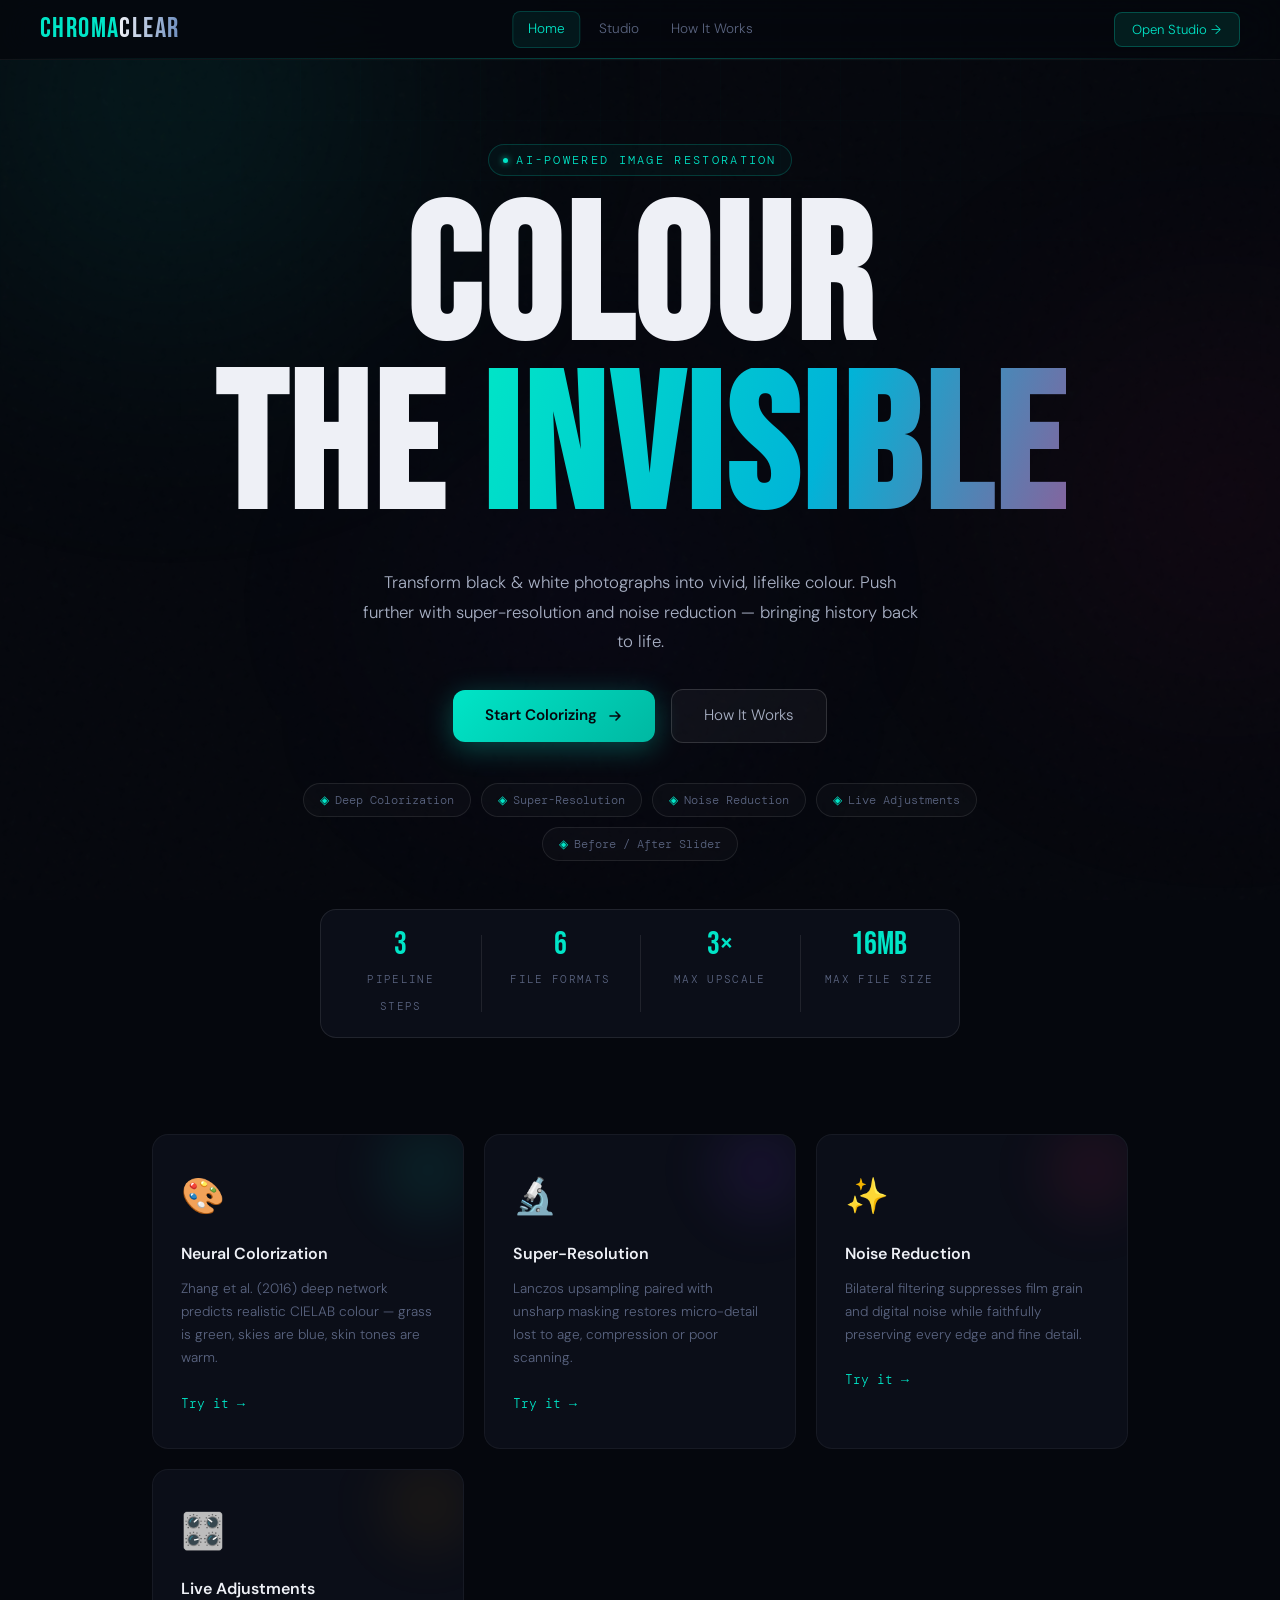
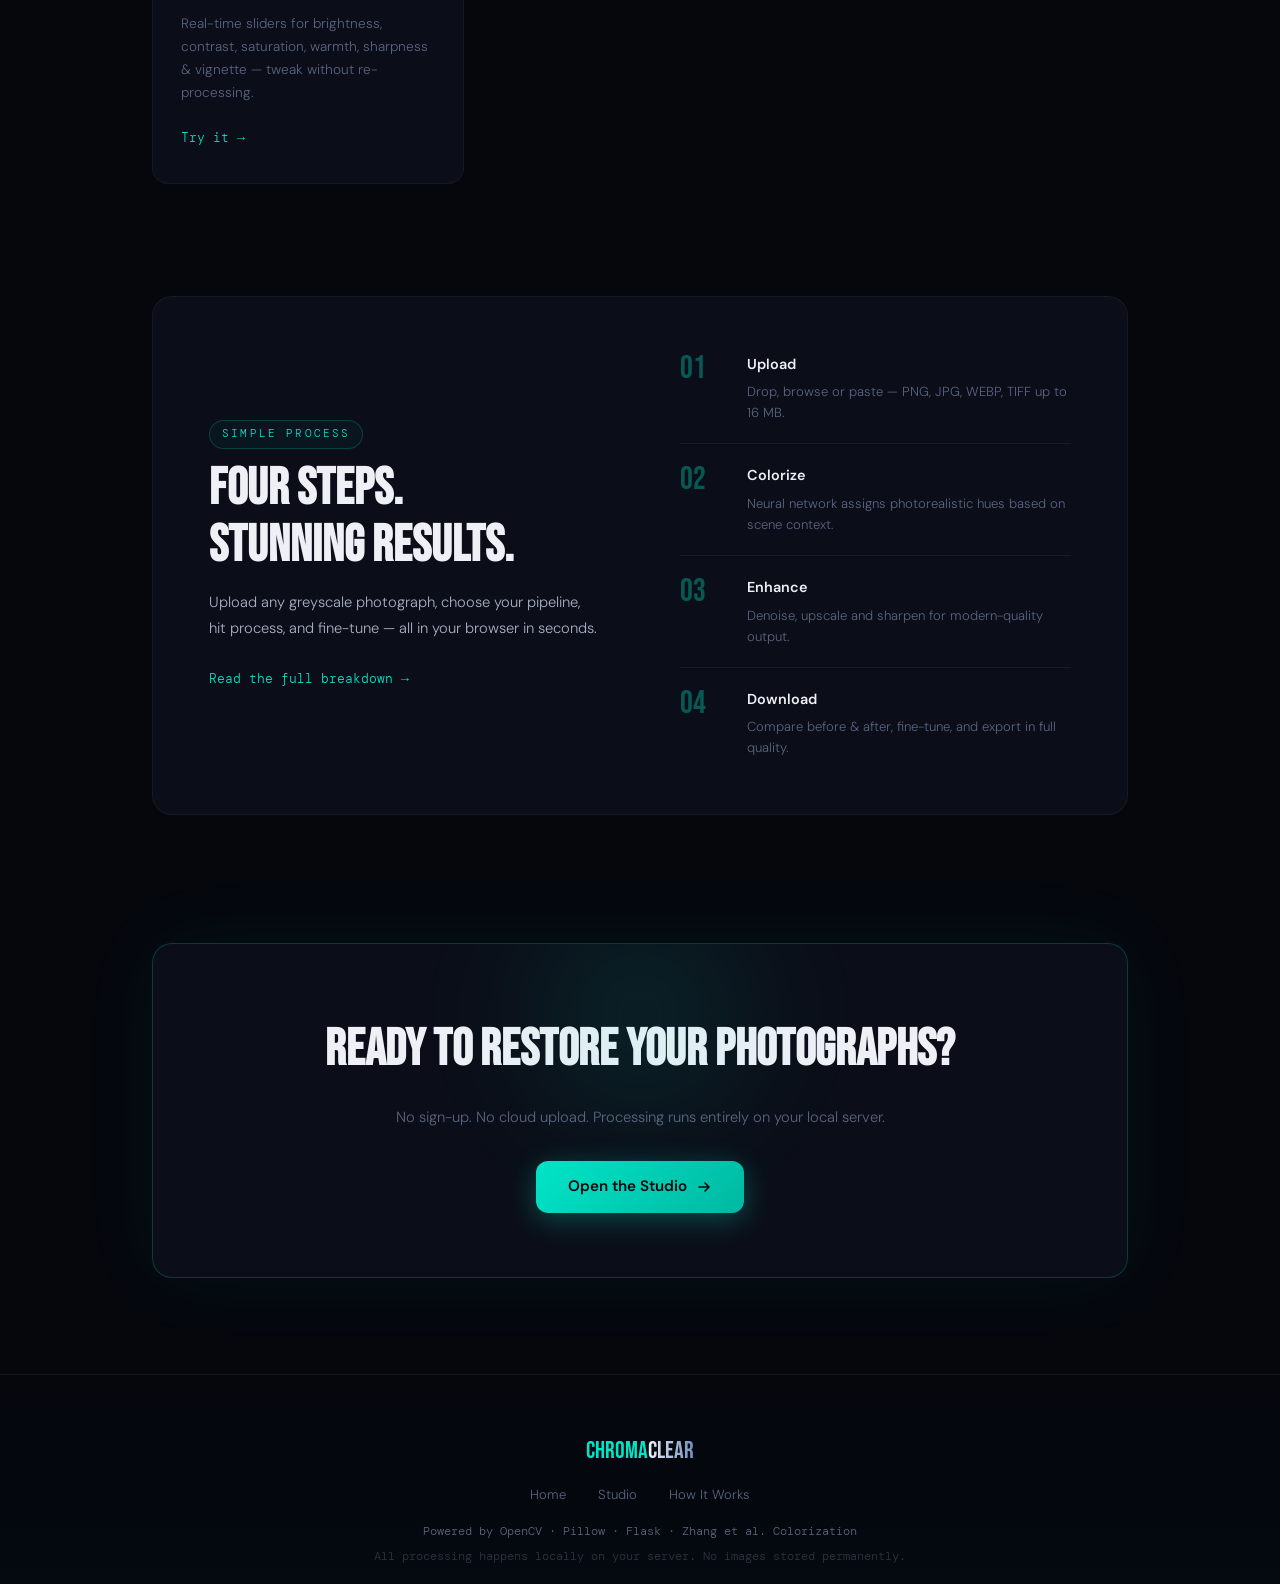
<file: templates/index.html>
<!DOCTYPE html>
<html lang="en">
<head>
  <meta charset="UTF-8" />
  <meta name="viewport" content="width=device-width, initial-scale=1.0" />
  <title>ChromaClear — AI Image Colorization & Restoration</title>
  <meta name="description" content="Transform black & white photographs into vivid colour with AI-powered colorization and super-resolution.">
  <link rel="preconnect" href="https://fonts.googleapis.com" />
  <link rel="preconnect" href="https://fonts.gstatic.com" crossorigin />
  <link href="https://fonts.googleapis.com/css2?family=Bebas+Neue&family=DM+Sans:ital,wght@0,300;0,400;0,500;0,600;1,300&family=DM+Mono:wght@400;500&display=swap" rel="stylesheet" />
  <link rel="stylesheet" href="/static/css/style.css" />
</head>
<body>
  <div class="bg-layer">
    <div class="grain"></div>
    <div class="orb orb-1"></div>
    <div class="orb orb-2"></div>
    <div class="orb orb-3"></div>
  </div>

  <!-- Nav -->
  <nav>
    <a class="logo" href="/"><span class="logo-chrome">Chroma</span><span class="logo-clear">Clear</span></a>
    <div class="nav-links">
      <a href="/" class="nav-link active">Home</a>
      <a href="/studio" class="nav-link">Studio</a>
      <a href="/how-it-works" class="nav-link">How It Works</a>
    </div>
    <div class="nav-right">
      <a href="/studio" class="btn-nav-cta">Open Studio →</a>
    </div>
  </nav>

  <!-- Hero -->
  <header class="hero">
    <div class="hero-eyebrow">AI-Powered Image Restoration</div>
    <h1 class="hero-title">Colour<br/>the&nbsp;<span class="accent-word">Invisible</span></h1>
    <p class="hero-sub">Transform black &amp; white photographs into vivid, lifelike colour. Push further with super-resolution and noise reduction — bringing history back to life.</p>
    <div class="hero-ctas">
      <a href="/studio" class="btn-hero-primary">
        Start Colorizing
        <svg width="16" height="16" viewBox="0 0 16 16" fill="none"><path d="M3 8h10M9 4l4 4-4 4" stroke="currentColor" stroke-width="1.6" stroke-linecap="round" stroke-linejoin="round"/></svg>
      </a>
      <a href="/how-it-works" class="btn-hero-secondary">How It Works</a>
    </div>
    <div class="hero-badges">
      <span class="badge"><span class="badge-icon">◈</span> Deep Colorization</span>
      <span class="badge"><span class="badge-icon">◈</span> Super-Resolution</span>
      <span class="badge"><span class="badge-icon">◈</span> Noise Reduction</span>
      <span class="badge"><span class="badge-icon">◈</span> Live Adjustments</span>
      <span class="badge"><span class="badge-icon">◈</span> Before / After Slider</span>
    </div>
    <div class="hero-stats">
      <div class="stat-item">
        <span class="stat-num" data-count="3">0</span>
        <span class="stat-label">Pipeline Steps</span>
      </div>
      <div class="stat-item">
        <span class="stat-num" data-count="6">0</span>
        <span class="stat-label">File Formats</span>
      </div>
      <div class="stat-item">
        <span class="stat-num" data-count="3" data-suffix="×">0×</span>
        <span class="stat-label">Max Upscale</span>
      </div>
      <div class="stat-item">
        <span class="stat-num" data-count="16" data-suffix="MB">0MB</span>
        <span class="stat-label">Max File Size</span>
      </div>
    </div>
  </header>

  <!-- Feature Cards -->
  <section class="home-features">
    <div class="home-features-grid">
      <div class="home-feat-card reveal">
        <div class="hfc-glow"></div>
        <div class="hfc-icon">🎨</div>
        <h3>Neural Colorization</h3>
        <p>Zhang et al. (2016) deep network predicts realistic CIELAB colour — grass is green, skies are blue, skin tones are warm.</p>
        <a href="/studio" class="hfc-link">Try it →</a>
      </div>
      <div class="home-feat-card reveal" style="--delay:.1s">
        <div class="hfc-glow" style="--glow-col:rgba(124,58,237,.12)"></div>
        <div class="hfc-icon">🔬</div>
        <h3>Super-Resolution</h3>
        <p>Lanczos upsampling paired with unsharp masking restores micro-detail lost to age, compression or poor scanning.</p>
        <a href="/studio" class="hfc-link">Try it →</a>
      </div>
      <div class="home-feat-card reveal" style="--delay:.2s">
        <div class="hfc-glow" style="--glow-col:rgba(240,35,110,.1)"></div>
        <div class="hfc-icon">✨</div>
        <h3>Noise Reduction</h3>
        <p>Bilateral filtering suppresses film grain and digital noise while faithfully preserving every edge and fine detail.</p>
        <a href="/studio" class="hfc-link">Try it →</a>
      </div>
      <div class="home-feat-card reveal" style="--delay:.3s">
        <div class="hfc-glow" style="--glow-col:rgba(245,158,11,.08)"></div>
        <div class="hfc-icon">🎛️</div>
        <h3>Live Adjustments</h3>
        <p>Real-time sliders for brightness, contrast, saturation, warmth, sharpness &amp; vignette — tweak without re-processing.</p>
        <a href="/studio" class="hfc-link">Try it →</a>
      </div>
    </div>
  </section>

  <!-- Steps Teaser -->
  <section class="home-steps-teaser">
    <div class="home-steps-inner">
      <div class="home-steps-text reveal">
        <div class="feat-tag">Simple Process</div>
        <h2 style="font-family:var(--font-display);font-size:clamp(2rem,5vw,3.2rem);line-height:1.1;margin-bottom:1rem;">Four steps.<br/>Stunning results.</h2>
        <p style="color:var(--text2);font-size:.92rem;line-height:1.75;margin-bottom:1.5rem;">Upload any greyscale photograph, choose your pipeline, hit process, and fine-tune — all in your browser in seconds.</p>
        <a href="/how-it-works" class="hfc-link">Read the full breakdown →</a>
      </div>
      <div class="home-steps-list reveal" style="--delay:.15s">
        <div class="home-step-row">
          <span class="home-step-num">01</span>
          <div><strong>Upload</strong><p>Drop, browse or paste — PNG, JPG, WEBP, TIFF up to 16 MB.</p></div>
        </div>
        <div class="home-step-row">
          <span class="home-step-num">02</span>
          <div><strong>Colorize</strong><p>Neural network assigns photorealistic hues based on scene context.</p></div>
        </div>
        <div class="home-step-row">
          <span class="home-step-num">03</span>
          <div><strong>Enhance</strong><p>Denoise, upscale and sharpen for modern-quality output.</p></div>
        </div>
        <div class="home-step-row">
          <span class="home-step-num">04</span>
          <div><strong>Download</strong><p>Compare before &amp; after, fine-tune, and export in full quality.</p></div>
        </div>
      </div>
    </div>
  </section>

  <!-- CTA Banner -->
  <section class="cta-banner reveal">
    <div class="cta-banner-inner">
      <div class="cta-glow"></div>
      <h2>Ready to restore your photographs?</h2>
      <p>No sign-up. No cloud upload. Processing runs entirely on your local server.</p>
      <a href="/studio" class="btn-hero-primary">
        Open the Studio
        <svg width="16" height="16" viewBox="0 0 16 16" fill="none"><path d="M3 8h10M9 4l4 4-4 4" stroke="currentColor" stroke-width="1.6" stroke-linecap="round" stroke-linejoin="round"/></svg>
      </a>
    </div>
  </section>

  <!-- Footer -->
  <footer>
    <div class="footer-logo"><span class="logo-chrome">Chroma</span><span class="logo-clear">Clear</span></div>
    <div class="footer-links">
      <a href="/">Home</a>
      <a href="/studio">Studio</a>
      <a href="/how-it-works">How It Works</a>
    </div>
    <p>Powered by OpenCV · Pillow · Flask · Zhang et al. Colorization</p>
    <p class="footer-note">All processing happens locally on your server. No images stored permanently.</p>
  </footer>

  <div class="toast" id="toast"></div>
  <script src="/static/js/home.js"></script>
</body>
</html>
</file>
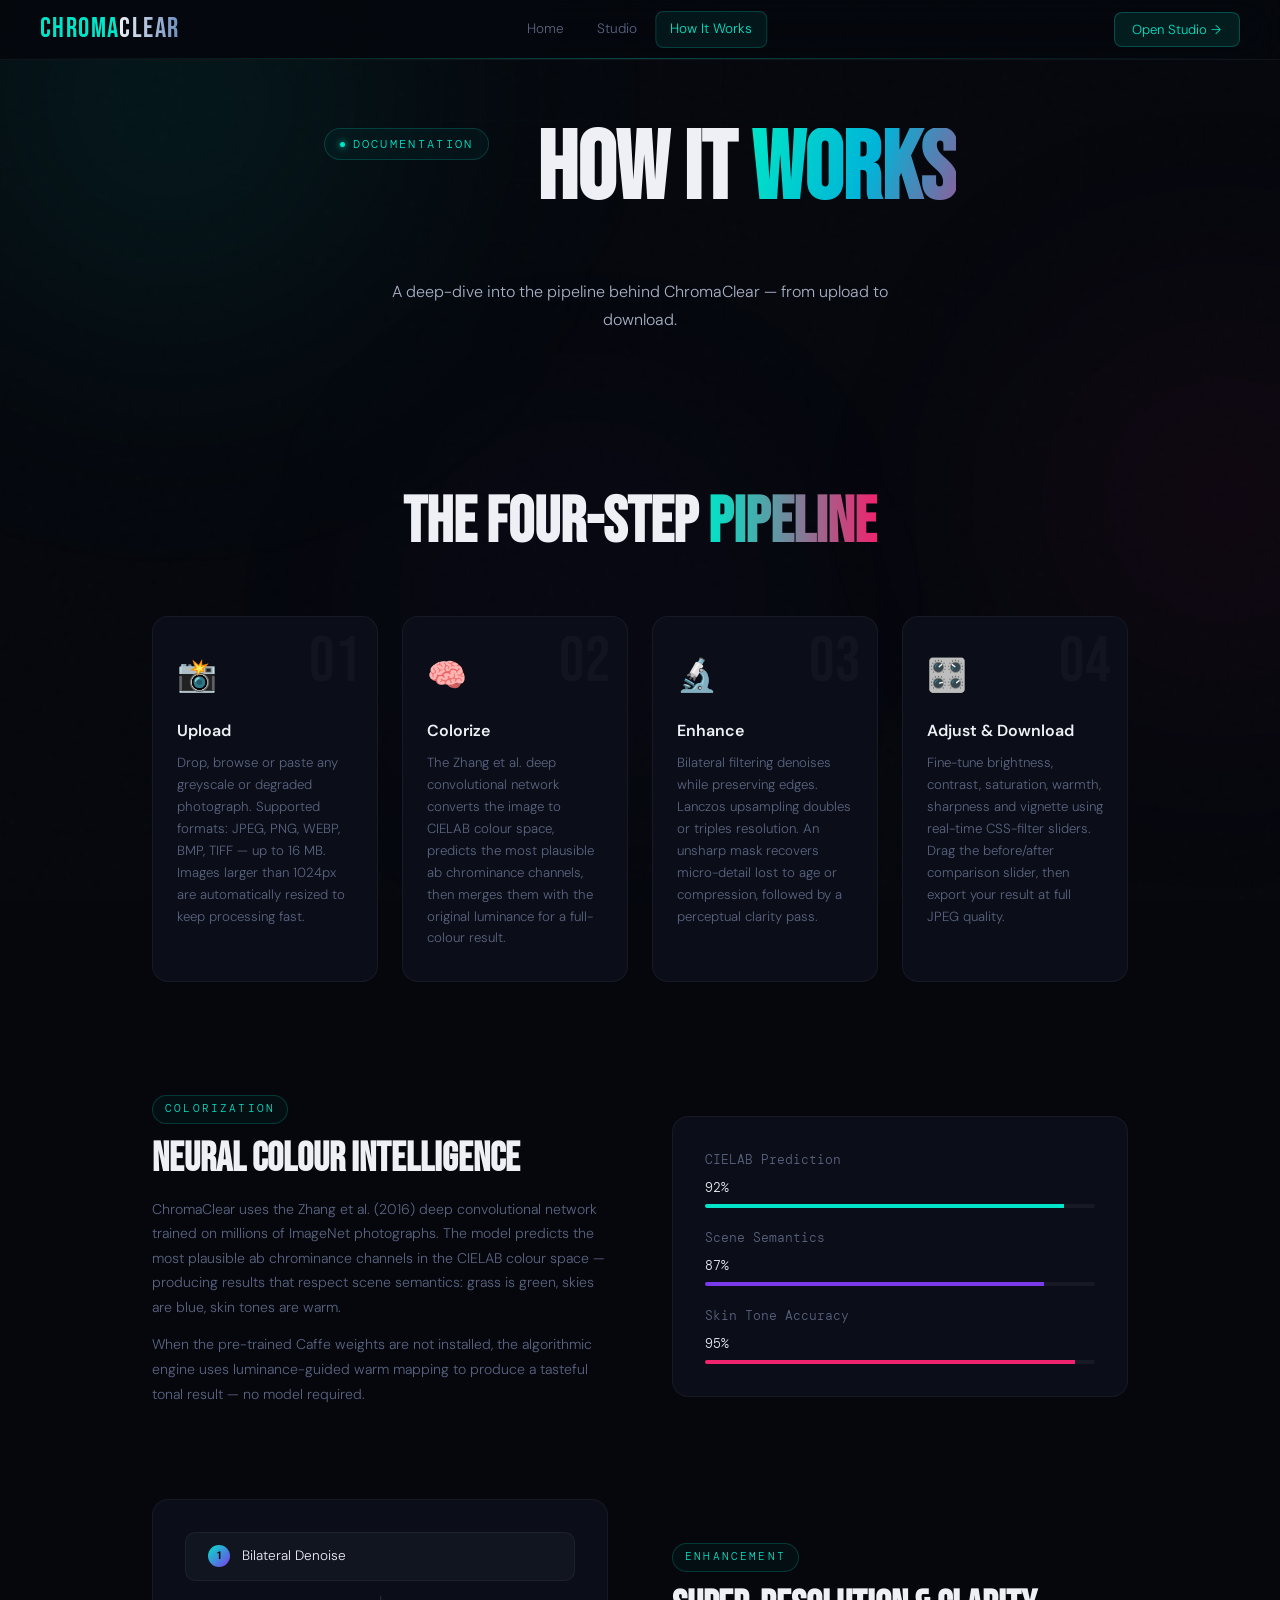
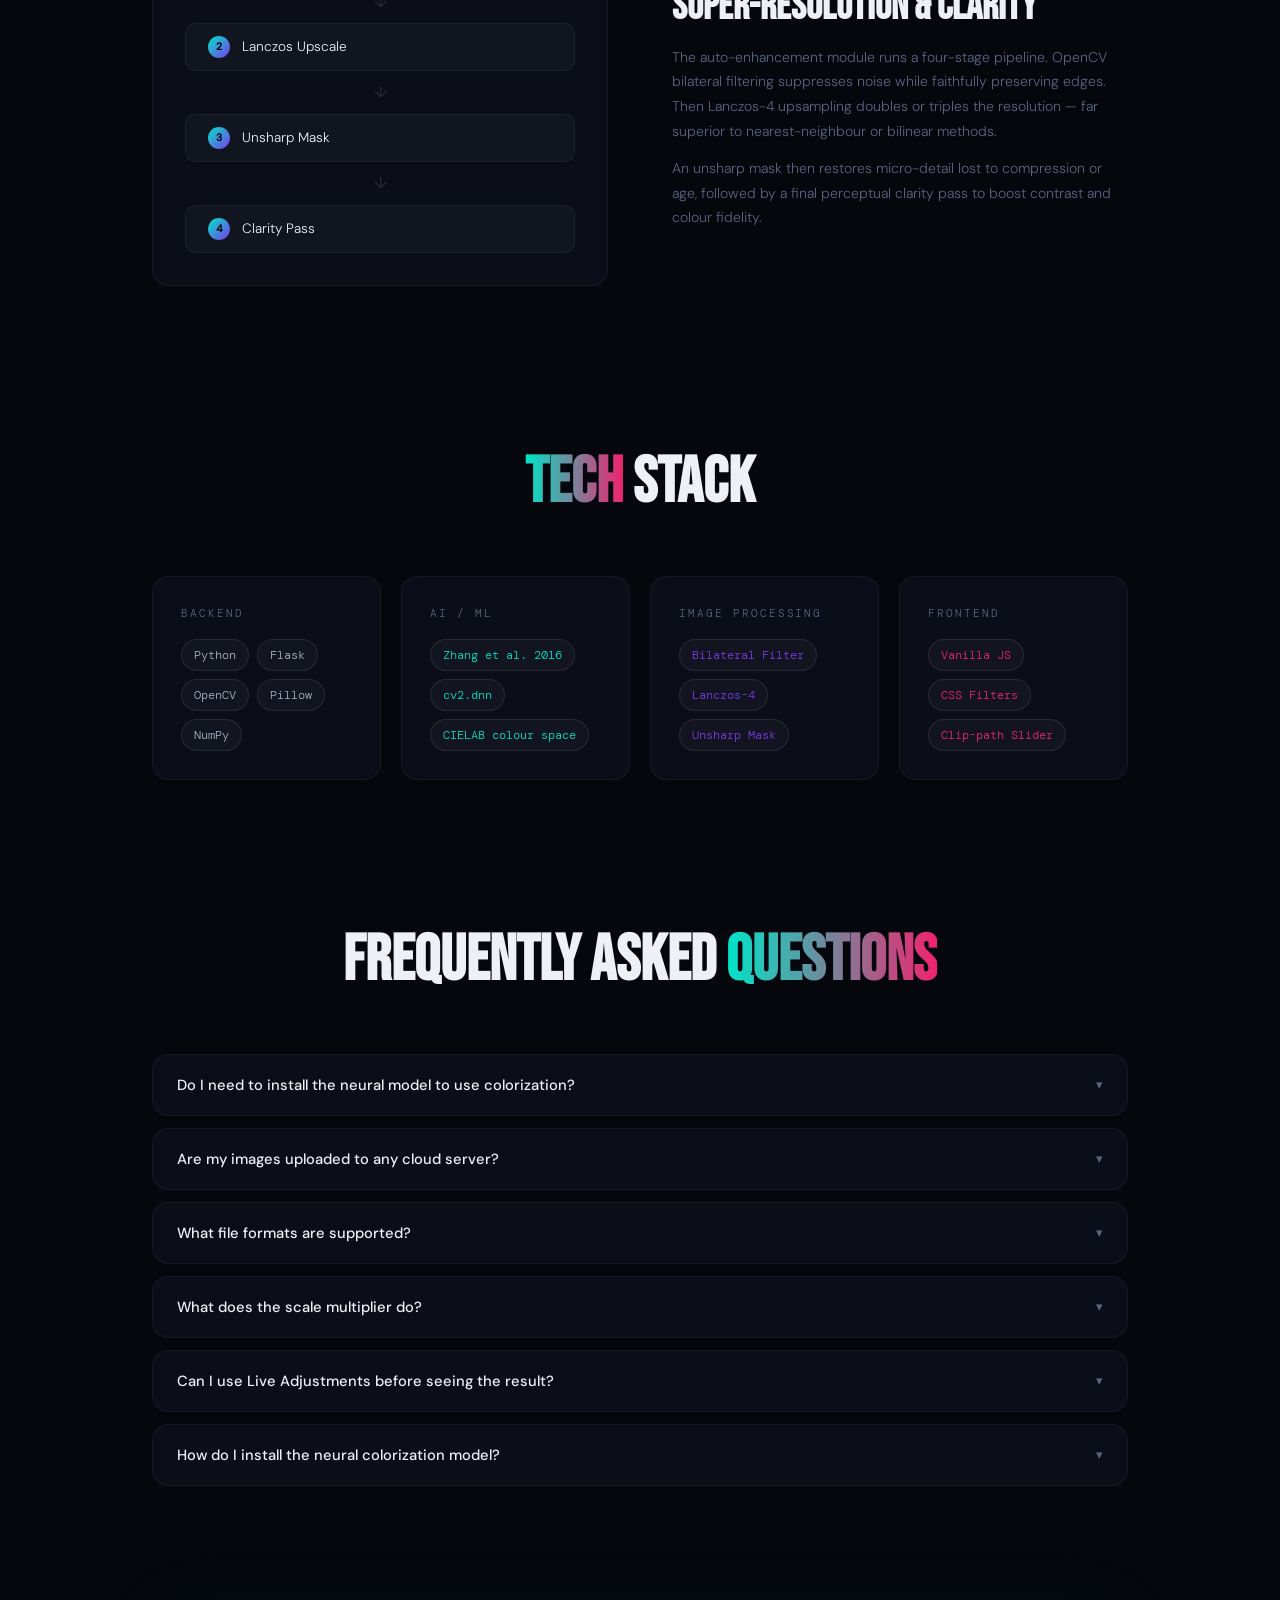
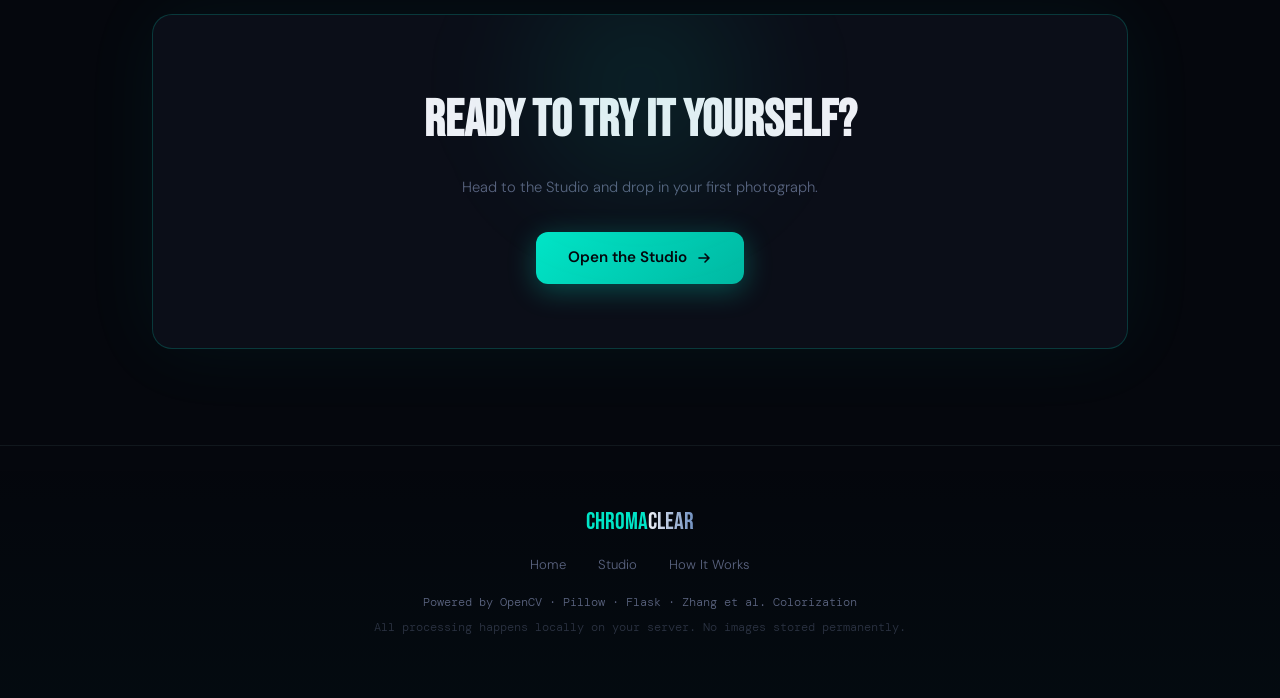
<file: templates/how-it-works.html>
<!DOCTYPE html>
<html lang="en">
<head>
  <meta charset="UTF-8" />
  <meta name="viewport" content="width=device-width, initial-scale=1.0" />
  <title>How It Works — ChromaClear</title>
  <meta name="description" content="Learn how ChromaClear uses deep learning and image processing to colorize and restore photographs.">
  <link rel="preconnect" href="https://fonts.googleapis.com" />
  <link rel="preconnect" href="https://fonts.gstatic.com" crossorigin />
  <link href="https://fonts.googleapis.com/css2?family=Bebas+Neue&family=DM+Sans:ital,wght@0,300;0,400;0,500;0,600;1,300&family=DM+Mono:wght@400;500&display=swap" rel="stylesheet" />
  <link rel="stylesheet" href="/static/css/style.css" />
</head>
<body>
  <div class="bg-layer">
    <div class="grain"></div>
    <div class="orb orb-1"></div>
    <div class="orb orb-2"></div>
    <div class="orb orb-3"></div>
  </div>

  <!-- Nav -->
  <nav>
    <a class="logo" href="/"><span class="logo-chrome">Chroma</span><span class="logo-clear">Clear</span></a>
    <div class="nav-links">
      <a href="/" class="nav-link">Home</a>
      <a href="/studio" class="nav-link">Studio</a>
      <a href="/how-it-works" class="nav-link active">How It Works</a>
    </div>
    <div class="nav-right">
      <a href="/studio" class="btn-nav-cta">Open Studio →</a>
    </div>
  </nav>

  <!-- Page Header -->
  <header class="page-header page-header--hiw">
    <div class="page-header-inner" style="max-width:640px;text-align:center;margin:0 auto;">
      <div class="hero-eyebrow">Documentation</div>
      <h1 class="page-title" style="text-align:center;">How It <span class="accent-word">Works</span></h1>
      <p class="page-subtitle" style="text-align:center;">A deep-dive into the pipeline behind ChromaClear — from upload to download.</p>
    </div>
  </header>

  <!-- Steps -->
  <section class="hiw-steps-section">
    <div class="content-wrap">
      <h2 class="section-title" style="margin-bottom:2.5rem;">The Four-Step <span>Pipeline</span></h2>
      <div class="steps-grid">
        <div class="step-card reveal">
          <div class="step-num">01</div>
          <span class="step-icon">📸</span>
          <h3>Upload</h3>
          <p>Drop, browse or paste any greyscale or degraded photograph. Supported formats: JPEG, PNG, WEBP, BMP, TIFF — up to 16 MB. Images larger than 1024px are automatically resized to keep processing fast.</p>
        </div>
        <div class="step-card reveal" style="--delay:.1s">
          <div class="step-num">02</div>
          <span class="step-icon">🧠</span>
          <h3>Colorize</h3>
          <p>The Zhang et al. deep convolutional network converts the image to CIELAB colour space, predicts the most plausible ab chrominance channels, then merges them with the original luminance for a full-colour result.</p>
        </div>
        <div class="step-card reveal" style="--delay:.2s">
          <div class="step-num">03</div>
          <span class="step-icon">🔬</span>
          <h3>Enhance</h3>
          <p>Bilateral filtering denoises while preserving edges. Lanczos upsampling doubles or triples resolution. An unsharp mask recovers micro-detail lost to age or compression, followed by a perceptual clarity pass.</p>
        </div>
        <div class="step-card reveal" style="--delay:.3s">
          <div class="step-num">04</div>
          <span class="step-icon">🎛️</span>
          <h3>Adjust &amp; Download</h3>
          <p>Fine-tune brightness, contrast, saturation, warmth, sharpness and vignette using real-time CSS-filter sliders. Drag the before/after comparison slider, then export your result at full JPEG quality.</p>
        </div>
      </div>
    </div>
  </section>

  <!-- Features Deep Dive -->
  <section class="features-section">
    <div class="feat-block reveal">
      <div class="feat-text">
        <div class="feat-tag">Colorization</div>
        <h2>Neural colour intelligence</h2>
        <p>ChromaClear uses the Zhang et al. (2016) deep convolutional network trained on millions of ImageNet photographs. The model predicts the most plausible ab chrominance channels in the CIELAB colour space — producing results that respect scene semantics: grass is green, skies are blue, skin tones are warm.</p>
        <p>When the pre-trained Caffe weights are not installed, the algorithmic engine uses luminance-guided warm mapping to produce a tasteful tonal result — no model required.</p>
      </div>
      <div class="feat-visual">
        <div class="feat-card">
          <div class="feat-bar" style="--pct:92%;--col:#00e5c7">CIELAB Prediction <span>92%</span></div>
          <div class="feat-bar" style="--pct:87%;--col:#7c3aed">Scene Semantics <span>87%</span></div>
          <div class="feat-bar" style="--pct:95%;--col:#f0236e">Skin Tone Accuracy <span>95%</span></div>
        </div>
      </div>
    </div>
    <div class="feat-block reverse reveal">
      <div class="feat-text">
        <div class="feat-tag">Enhancement</div>
        <h2>Super-resolution &amp; clarity</h2>
        <p>The auto-enhancement module runs a four-stage pipeline. OpenCV bilateral filtering suppresses noise while faithfully preserving edges. Then Lanczos-4 upsampling doubles or triples the resolution — far superior to nearest-neighbour or bilinear methods.</p>
        <p>An unsharp mask then restores micro-detail lost to compression or age, followed by a final perceptual clarity pass to boost contrast and colour fidelity.</p>
      </div>
      <div class="feat-visual">
        <div class="pipeline-steps">
          <div class="pipe-step"><span class="pipe-num">1</span> Bilateral Denoise</div>
          <div class="pipe-arrow">↓</div>
          <div class="pipe-step"><span class="pipe-num">2</span> Lanczos Upscale</div>
          <div class="pipe-arrow">↓</div>
          <div class="pipe-step"><span class="pipe-num">3</span> Unsharp Mask</div>
          <div class="pipe-arrow">↓</div>
          <div class="pipe-step"><span class="pipe-num">4</span> Clarity Pass</div>
        </div>
      </div>
    </div>
  </section>

  <!-- Tech Stack -->
  <section class="tech-section">
    <div class="content-wrap">
      <h2 class="section-title" style="margin-bottom:2.5rem;"><span>Tech</span> Stack</h2>
      <div class="tech-grid">
        <div class="tech-card reveal">
          <div class="tech-label">Backend</div>
          <div class="tech-items">
            <span class="tech-badge">Python</span>
            <span class="tech-badge">Flask</span>
            <span class="tech-badge">OpenCV</span>
            <span class="tech-badge">Pillow</span>
            <span class="tech-badge">NumPy</span>
          </div>
        </div>
        <div class="tech-card reveal" style="--delay:.1s">
          <div class="tech-label">AI / ML</div>
          <div class="tech-items">
            <span class="tech-badge" style="--tc:var(--cyan)">Zhang et al. 2016</span>
            <span class="tech-badge" style="--tc:var(--cyan)">cv2.dnn</span>
            <span class="tech-badge" style="--tc:var(--cyan)">CIELAB colour space</span>
          </div>
        </div>
        <div class="tech-card reveal" style="--delay:.2s">
          <div class="tech-label">Image Processing</div>
          <div class="tech-items">
            <span class="tech-badge" style="--tc:var(--violet)">Bilateral Filter</span>
            <span class="tech-badge" style="--tc:var(--violet)">Lanczos-4</span>
            <span class="tech-badge" style="--tc:var(--violet)">Unsharp Mask</span>
          </div>
        </div>
        <div class="tech-card reveal" style="--delay:.3s">
          <div class="tech-label">Frontend</div>
          <div class="tech-items">
            <span class="tech-badge" style="--tc:var(--magenta)">Vanilla JS</span>
            <span class="tech-badge" style="--tc:var(--magenta)">CSS Filters</span>
            <span class="tech-badge" style="--tc:var(--magenta)">Clip-path Slider</span>
          </div>
        </div>
      </div>
    </div>
  </section>

  <!-- FAQ -->
  <section class="faq-section">
    <div class="content-wrap">
      <h2 class="section-title" style="margin-bottom:2.5rem;">Frequently Asked <span>Questions</span></h2>
      <div class="faq-list">
        <div class="faq-item reveal">
          <button class="faq-q">Do I need to install the neural model to use colorization?
            <span class="faq-chevron">▾</span>
          </button>
          <div class="faq-a">
            <p>No. ChromaClear includes a built-in algorithmic colorization engine that produces warm-toned results without any model files. If you install the Zhang et al. Caffe weights (see README), the neural model activates automatically and provides more photorealistic results. The status indicator in the nav shows which mode is active.</p>
          </div>
        </div>
        <div class="faq-item reveal" style="--delay:.05s">
          <button class="faq-q">Are my images uploaded to any cloud server?
            <span class="faq-chevron">▾</span>
          </button>
          <div class="faq-a">
            <p>No. All processing runs entirely on your own machine via the local Flask server. Images are held in memory during processing and are not permanently stored on disk. Nothing leaves your machine.</p>
          </div>
        </div>
        <div class="faq-item reveal" style="--delay:.1s">
          <button class="faq-q">What file formats are supported?
            <span class="faq-chevron">▾</span>
          </button>
          <div class="faq-a">
            <p>ChromaClear accepts PNG, JPEG, WEBP, BMP and TIFF files up to 16 MB. Images larger than 1024 pixels on either axis are automatically downscaled before processing to keep response times fast. Results are exported as high-quality JPEG.</p>
          </div>
        </div>
        <div class="faq-item reveal" style="--delay:.15s">
          <button class="faq-q">What does the scale multiplier do?
            <span class="faq-chevron">▾</span>
          </button>
          <div class="faq-a">
            <p>The 1×, 2× and 3× buttons control the upscaling factor applied during the Enhancement step. A 2× upscale doubles both the width and height of the output image using Lanczos-4 interpolation paired with unsharp masking to maintain sharpness. Note that large scale factors on large input images can significantly increase processing time and output file size.</p>
          </div>
        </div>
        <div class="faq-item reveal" style="--delay:.2s">
          <button class="faq-q">Can I use Live Adjustments before seeing the result?
            <span class="faq-chevron">▾</span>
          </button>
          <div class="faq-a">
            <p>Live Adjustments apply CSS filters to the already-processed result in real time — no re-processing required. Open the Live Adjust panel before you hit Process, set your preferred slider defaults, and they will be applied the moment the result arrives. You can continue tweaking until you are satisfied, then download.</p>
          </div>
        </div>
        <div class="faq-item reveal" style="--delay:.25s">
          <button class="faq-q">How do I install the neural colorization model?
            <span class="faq-chevron">▾</span>
          </button>
          <div class="faq-a">
            <p>Create a <code>models/</code> folder in the project root and download three files using the commands in the README: the prototxt architecture file, the ~125 MB Caffe weights, and the cluster-centres .npy file. Restart the Flask server — the status indicator will turn cyan when the neural model loads successfully.</p>
          </div>
        </div>
      </div>
    </div>
  </section>

  <!-- CTA -->
  <section class="cta-banner reveal" style="margin-top:0">
    <div class="cta-banner-inner">
      <div class="cta-glow"></div>
      <h2>Ready to try it yourself?</h2>
      <p>Head to the Studio and drop in your first photograph.</p>
      <a href="/studio" class="btn-hero-primary">
        Open the Studio
        <svg width="16" height="16" viewBox="0 0 16 16" fill="none"><path d="M3 8h10M9 4l4 4-4 4" stroke="currentColor" stroke-width="1.6" stroke-linecap="round" stroke-linejoin="round"/></svg>
      </a>
    </div>
  </section>

  <!-- Footer -->
  <footer>
    <div class="footer-logo"><span class="logo-chrome">Chroma</span><span class="logo-clear">Clear</span></div>
    <div class="footer-links">
      <a href="/">Home</a>
      <a href="/studio">Studio</a>
      <a href="/how-it-works">How It Works</a>
    </div>
    <p>Powered by OpenCV · Pillow · Flask · Zhang et al. Colorization</p>
    <p class="footer-note">All processing happens locally on your server. No images stored permanently.</p>
  </footer>

  <div class="toast" id="toast"></div>
  <script src="/static/js/home.js"></script>
</body>
</html>
</file>
<file: static/css/style.css>
/* ─── Reset & Base ────────────────────────────────────────────────────────── */
*, *::before, *::after { box-sizing: border-box; margin: 0; padding: 0; }

:root {
  --bg:        #05070d;
  --bg2:       #0b0e18;
  --bg3:       #111520;
  --bg4:       #171c2b;
  --border:    rgba(255,255,255,.05);
  --border2:   rgba(255,255,255,.09);
  --border3:   rgba(255,255,255,.14);
  --cyan:      #00e5c7;
  --cyan2:     #00b8a2;
  --magenta:   #f0236e;
  --violet:    #7c3aed;
  --gold:      #f59e0b;
  --green:     #10b981;
  --text:      #eef0f6;
  --text2:     #a8b0c4;
  --muted:     #5a6480;
  --font-display: 'Bebas Neue', sans-serif;
  --font-body:    'DM Sans', sans-serif;
  --font-mono:    'DM Mono', monospace;
  --radius:    16px;
  --shadow:    0 24px 80px rgba(0,0,0,.6);
  --glow-cyan: 0 0 40px rgba(0,229,199,.15);
}

html { scroll-behavior: smooth; }
body {
  background: var(--bg); color: var(--text);
  font-family: var(--font-body); font-weight: 300;
  line-height: 1.65; overflow-x: hidden; min-height: 100vh;
}

/* ─── Background ──────────────────────────────────────────────────────────── */
.bg-layer { position: fixed; inset: 0; pointer-events: none; z-index: 0; overflow: hidden; }
.grain {
  position: absolute; inset: -50%; width: 200%; height: 200%;
  background-image: url("data:image/svg+xml,%3Csvg viewBox='0 0 256 256' xmlns='http://www.w3.org/2000/svg'%3E%3Cfilter id='n'%3E%3CfeTurbulence type='fractalNoise' baseFrequency='0.85' numOctaves='4' stitchTiles='stitch'/%3E%3C/filter%3E%3Crect width='100%25' height='100%25' filter='url(%23n)' opacity='0.035'/%3E%3C/svg%3E");
  opacity: .5; animation: grainMove 8s steps(8) infinite;
}
@keyframes grainMove {
  0%{transform:translate(0,0)} 12%{transform:translate(-2%,1%)} 25%{transform:translate(1%,-2%)}
  37%{transform:translate(2%,1%)} 50%{transform:translate(-1%,2%)} 62%{transform:translate(2%,-1%)}
  75%{transform:translate(-2%,-1%)} 87%{transform:translate(1%,2%)} 100%{transform:translate(0,0)}
}
.bg-layer::after {
  content: ''; position: absolute; inset: 0;
  background-image: linear-gradient(rgba(0,229,199,.018) 1px,transparent 1px),linear-gradient(90deg,rgba(0,229,199,.018) 1px,transparent 1px);
  background-size: 60px 60px;
  mask-image: radial-gradient(ellipse 80% 60% at 50% 0%, black, transparent);
}
.orb { position: absolute; border-radius: 50%; filter: blur(130px); animation: float 24s ease-in-out infinite; }
.orb-1 { width:700px;height:700px;background:radial-gradient(circle,rgba(0,229,199,.13),transparent 65%);top:-250px;left:-180px;animation-duration:28s; }
.orb-2 { width:550px;height:550px;background:radial-gradient(circle,rgba(240,35,110,.10),transparent 65%);top:25%;right:-220px;animation-duration:20s;animation-delay:-9s; }
.orb-3 { width:450px;height:450px;background:radial-gradient(circle,rgba(124,58,237,.08),transparent 65%);bottom:8%;left:28%;animation-duration:26s;animation-delay:-16s; }
@keyframes float { 0%,100%{transform:translate(0,0) scale(1)} 33%{transform:translate(45px,-35px) scale(1.06)} 66%{transform:translate(-25px,22px) scale(.94)} }

/* ─── Nav ──────────────────────────────────────────────────────────────────── */
nav {
  position: fixed; top: 0; left: 0; right: 0; z-index: 200;
  display: flex; align-items: center; justify-content: space-between;
  padding: 0 2.5rem; height: 60px;
  background: rgba(5,7,13,.88); backdrop-filter: blur(24px) saturate(150%);
  border-bottom: 1px solid var(--border);
}
nav::after {
  content: ''; position: absolute; bottom: 0; left: 0; right: 0; height: 1px;
  background: linear-gradient(90deg, transparent, rgba(0,229,199,.3), transparent);
}
.logo {
  font-family: var(--font-display); font-size: 1.75rem; letter-spacing: .05em;
  text-decoration: none; cursor: pointer;
}
.logo-chrome { color: var(--cyan); }
.logo-clear  {
  background: linear-gradient(90deg, var(--text), #7090c0);
  -webkit-background-clip: text; -webkit-text-fill-color: transparent; background-clip: text;
}

/* Nav Links */
.nav-links {
  display: flex; align-items: center; gap: .25rem;
  position: absolute; left: 50%; transform: translateX(-50%);
}
.nav-link {
  padding: .42rem .9rem; border-radius: 8px;
  font-size: .85rem; color: var(--muted); text-decoration: none;
  transition: all .2s; position: relative;
}
.nav-link:hover { color: var(--text2); }
.nav-link.active {
  color: var(--cyan);
  background: rgba(0,229,199,.08);
  border: 1px solid rgba(0,229,199,.2);
}

.nav-right { display: flex; align-items: center; gap: .9rem; }

.btn-nav-cta {
  padding: .38rem 1.1rem; border-radius: 8px;
  background: rgba(0,229,199,.1); border: 1px solid rgba(0,229,199,.25);
  color: var(--cyan); font-size: .82rem; text-decoration: none;
  transition: all .2s; white-space: nowrap;
}
.btn-nav-cta:hover { background: rgba(0,229,199,.18); border-color: rgba(0,229,199,.5); }

.nav-pill {
  display: flex; align-items: center; gap: .5rem;
  padding: .32rem .85rem; border-radius: 999px;
  background: rgba(255,255,255,.03); border: 1px solid var(--border2);
  font-size: .72rem; font-family: var(--font-mono); color: var(--text2);
}
.pill-dot { width: 6px; height: 6px; border-radius: 50%; background: var(--muted); }
.pill-dot.online  { background: var(--cyan); box-shadow: 0 0 6px var(--cyan); animation: pulse 2s infinite; }
.pill-dot.offline { background: var(--magenta); }
@keyframes pulse { 0%,100%{opacity:1} 50%{opacity:.4} }

.nav-kbd {
  font-family: var(--font-mono); font-size: .65rem; color: var(--muted);
  padding: .22rem .55rem; border-radius: 5px;
  border: 1px solid var(--border2); background: rgba(255,255,255,.03);
  cursor: pointer; display: none; align-items: center; gap: .3rem; transition: color .2s;
}
.nav-kbd:hover { color: var(--text2); }
@media (min-width: 800px) { .nav-kbd { display: inline-flex; } }

/* ─── Hero (Home) ─────────────────────────────────────────────────────────── */
.hero {
  position: relative; z-index: 1;
  padding: 9rem 2.5rem 4rem;
  max-width: 960px; margin: 0 auto; text-align: center;
}
.hero-eyebrow {
  display: inline-flex; align-items: center; gap: .5rem;
  font-family: var(--font-mono); font-size: .72rem; letter-spacing: .2em;
  text-transform: uppercase; color: var(--cyan); margin-bottom: 1.4rem;
  padding: .35rem .9rem; border-radius: 999px;
  border: 1px solid rgba(0,229,199,.2); background: rgba(0,229,199,.04);
  animation: fadeUp .6s both;
}
.hero-eyebrow::before {
  content: ''; width: 5px; height: 5px; border-radius: 50%;
  background: var(--cyan); box-shadow: 0 0 6px var(--cyan);
}
.hero-title {
  font-family: var(--font-display);
  font-size: clamp(5rem, 15vw, 12rem);
  line-height: .88; letter-spacing: .02em; color: var(--text);
  margin-bottom: 2rem;
  animation: titleIn .9s cubic-bezier(.16,1,.3,1) .1s both;
}
@keyframes titleIn { from{opacity:0;transform:translateY(36px);filter:blur(8px)} to{opacity:1;transform:translateY(0);filter:blur(0)} }
.accent-word {
  display: inline-block;
  background: linear-gradient(110deg, var(--cyan) 0%, #00b4d8 30%, var(--magenta) 70%, #ff6b35 100%);
  -webkit-background-clip: text; -webkit-text-fill-color: transparent; background-clip: text;
  background-size: 200% 100%;
  animation: accentReveal 1.3s .4s cubic-bezier(.16,1,.3,1) both;
}
@keyframes accentReveal { from{opacity:0;filter:blur(16px);transform:translateY(12px);background-position:100% 0} to{opacity:1;filter:blur(0);transform:translateY(0);background-position:0% 0} }
.hero-sub {
  font-size: 1.05rem; color: var(--text2); max-width: 560px;
  margin: 0 auto 2rem; animation: fadeUp .8s .35s both; line-height: 1.75;
}

/* Hero CTAs */
.hero-ctas {
  display: flex; align-items: center; justify-content: center; gap: 1rem;
  margin-bottom: 2.5rem; flex-wrap: wrap;
  animation: fadeUp .8s .45s both;
}
.btn-hero-primary {
  display: inline-flex; align-items: center; gap: .6rem;
  padding: .85rem 2rem; border-radius: 12px;
  background: linear-gradient(135deg, var(--cyan), var(--cyan2));
  color: var(--bg); font-weight: 600; font-size: .95rem;
  text-decoration: none; transition: all .2s;
  box-shadow: 0 6px 28px rgba(0,229,199,.3);
}
.btn-hero-primary:hover { transform: translateY(-2px); box-shadow: 0 10px 40px rgba(0,229,199,.45); }
.btn-hero-secondary {
  display: inline-flex; align-items: center; gap: .5rem;
  padding: .85rem 2rem; border-radius: 12px;
  border: 1px solid var(--border3); background: rgba(255,255,255,.04);
  color: var(--text2); font-size: .95rem; text-decoration: none; transition: all .2s;
}
.btn-hero-secondary:hover { border-color: rgba(0,229,199,.35); color: var(--text); }

.hero-badges {
  display: flex; flex-wrap: wrap; gap: .6rem; justify-content: center;
  animation: fadeUp .8s .5s both; margin-bottom: 3rem;
}
.badge {
  display: flex; align-items: center; gap: .4rem; padding: .38rem 1rem;
  border-radius: 999px; border: 1px solid var(--border2);
  background: rgba(255,255,255,.025); font-size: .76rem;
  font-family: var(--font-mono); color: var(--muted); transition: all .25s;
}
.badge:hover { border-color: rgba(0,229,199,.3); color: var(--text2); }
.badge-icon { color: var(--cyan); }

/* Stats */
.hero-stats {
  display: flex; justify-content: center; gap: 0;
  border: 1px solid var(--border2); border-radius: var(--radius);
  background: var(--bg2); overflow: hidden;
  animation: fadeUp .8s .65s both; max-width: 640px; margin: 0 auto;
}
.stat-item { flex: 1; padding: 1.2rem 1.5rem; text-align: center; position: relative; }
.stat-item + .stat-item::before {
  content: ''; position: absolute; left: 0; top: 20%; bottom: 20%;
  width: 1px; background: var(--border2);
}
.stat-num {
  font-family: var(--font-display); font-size: 2rem; line-height: 1;
  color: var(--cyan); display: block; margin-bottom: .25rem;
}
.stat-label { font-size: .7rem; font-family: var(--font-mono); color: var(--muted); text-transform: uppercase; letter-spacing: .12em; }

@keyframes fadeUp { from{opacity:0;transform:translateY(14px)} to{opacity:1;transform:translateY(0)} }

/* ─── Page Header (Studio / How It Works) ─────────────────────────────────── */
.page-header {
  position: relative; z-index: 1;
  padding: 8rem 2.5rem 3.5rem;
  max-width: 1040px; margin: 0 auto;
}
.page-header-inner {
  display: flex; align-items: flex-start; justify-content: space-between;
  gap: 3rem; flex-wrap: wrap;
}
.page-title {
  font-family: var(--font-display);
  font-size: clamp(3rem, 8vw, 6rem);
  line-height: .9; color: var(--text);
  margin-bottom: 1rem;
  animation: titleIn .8s cubic-bezier(.16,1,.3,1) .1s both;
}
.page-subtitle {
  font-size: 1rem; color: var(--text2); max-width: 520px; line-height: 1.75;
  animation: fadeUp .7s .3s both;
}
.page-header-tips {
  display: flex; flex-direction: column; gap: .65rem;
  padding: 1.2rem 1.4rem; border-radius: var(--radius);
  background: var(--bg2); border: 1px solid var(--border);
  animation: fadeUp .7s .35s both; flex-shrink: 0; max-width: 280px;
  align-self: flex-end;
}
.tip-item {
  display: flex; align-items: flex-start; gap: .6rem;
  font-size: .82rem; color: var(--text2); line-height: 1.5;
}
.tip-icon { font-size: 1rem; flex-shrink: 0; }
.tip-item kbd {
  padding: .1rem .35rem; border-radius: 4px; font-size: .72rem;
  border: 1px solid var(--border2); background: var(--bg3); color: var(--text);
  font-family: var(--font-mono);
}
.tip-item strong { color: var(--cyan); font-weight: 500; }
.page-header--hiw .page-header-inner { justify-content: center; }

/* ─── Home Feature Cards ──────────────────────────────────────────────────── */
.home-features {
  position: relative; z-index: 1;
  max-width: 1040px; margin: 0 auto; padding: 2rem 2rem 5rem;
}
.home-features-grid {
  display: grid;
  grid-template-columns: repeat(auto-fit, minmax(230px, 1fr));
  gap: 1.25rem;
}
.home-feat-card {
  position: relative; overflow: hidden;
  padding: 2rem 1.75rem; border-radius: var(--radius);
  background: var(--bg2); border: 1px solid var(--border);
  transition: all .3s cubic-bezier(.4,0,.2,1);
}
.home-feat-card::after {
  content: ''; position: absolute; bottom: 0; left: 0; right: 0; height: 2px;
  background: linear-gradient(90deg, var(--cyan), var(--magenta));
  transform: scaleX(0); transition: transform .35s;
}
.home-feat-card:hover { transform: translateY(-5px); border-color: var(--border3); box-shadow: var(--shadow); }
.home-feat-card:hover::after { transform: scaleX(1); }
.hfc-glow {
  position: absolute; top: -40px; right: -40px;
  width: 150px; height: 150px; border-radius: 50%;
  background: radial-gradient(circle, var(--glow-col, rgba(0,229,199,.1)), transparent 70%);
  filter: blur(20px); pointer-events: none;
}
.hfc-icon { font-size: 2.2rem; margin-bottom: 1rem; display: block; }
.home-feat-card h3 { font-size: 1rem; font-weight: 600; color: var(--text); margin-bottom: .6rem; }
.home-feat-card p  { font-size: .85rem; color: var(--muted); line-height: 1.7; margin-bottom: 1.25rem; }
.hfc-link {
  font-size: .82rem; font-family: var(--font-mono); color: var(--cyan);
  text-decoration: none; transition: gap .2s;
  display: inline-flex; align-items: center; gap: .3rem;
}
.hfc-link:hover { gap: .6rem; }

/* ─── Home Steps Teaser ───────────────────────────────────────────────────── */
.home-steps-teaser {
  position: relative; z-index: 1;
  max-width: 1040px; margin: 0 auto; padding: 2rem 2rem 6rem;
}
.home-steps-inner {
  display: grid; grid-template-columns: 1fr 1fr;
  gap: 5rem; align-items: center;
  padding: 3.5rem; border-radius: 20px;
  background: var(--bg2); border: 1px solid var(--border);
}
.home-steps-list { display: flex; flex-direction: column; gap: 1.25rem; }
.home-step-row {
  display: flex; gap: 1.2rem; align-items: flex-start;
  padding-bottom: 1.25rem; border-bottom: 1px solid var(--border);
}
.home-step-row:last-child { border-bottom: none; padding-bottom: 0; }
.home-step-num {
  font-family: var(--font-display); font-size: 2rem; line-height: 1;
  color: rgba(0,229,199,.35); flex-shrink: 0; width: 3rem;
}
.home-step-row strong { display: block; font-size: .9rem; font-weight: 600; color: var(--text); margin-bottom: .3rem; }
.home-step-row p { font-size: .82rem; color: var(--muted); line-height: 1.6; }

/* ─── CTA Banner ──────────────────────────────────────────────────────────── */
.cta-banner {
  position: relative; z-index: 1;
  max-width: 1040px; margin: 0 auto; padding: 2rem 2rem 6rem;
}
.cta-banner-inner {
  position: relative; overflow: hidden;
  padding: 4rem 3rem; border-radius: 20px; text-align: center;
  background: var(--bg2); border: 1px solid rgba(0,229,199,.2);
  box-shadow: 0 0 80px rgba(0,229,199,.06);
}
.cta-glow {
  position: absolute; top: -80px; left: 50%; transform: translateX(-50%);
  width: 400px; height: 300px; border-radius: 50%;
  background: radial-gradient(circle, rgba(0,229,199,.1), transparent 70%);
  filter: blur(40px); pointer-events: none;
}
.cta-banner-inner h2 {
  font-family: var(--font-display); font-size: clamp(2rem, 5vw, 3.2rem);
  margin-bottom: .75rem; color: var(--text);
}
.cta-banner-inner p { color: var(--muted); font-size: .92rem; margin-bottom: 2rem; }

/* ─── App Wrap (Studio) ───────────────────────────────────────────────────── */
.app-wrap {
  position: relative; z-index: 1;
  max-width: 1040px; margin: 0 auto; padding: 0 2rem 6rem;
}

/* ─── Mode Selector ────────────────────────────────────────────────────────── */
.mode-selector { display: flex; gap: .75rem; flex-wrap: wrap; justify-content: center; margin-bottom: 2rem; }
.mode-btn {
  position: relative; display: flex; align-items: center; gap: .55rem;
  padding: .7rem 1.5rem; border-radius: 12px; border: 1px solid var(--border2);
  background: rgba(255,255,255,.025); color: var(--muted);
  font-family: var(--font-body); font-size: .88rem; cursor: pointer; transition: all .2s; overflow: hidden;
}
.mode-btn::before {
  content: ''; position: absolute; inset: 0;
  background: linear-gradient(135deg, rgba(0,229,199,.05), transparent);
  opacity: 0; transition: opacity .2s;
}
.mode-btn:hover { border-color: rgba(0,229,199,.35); color: var(--text); }
.mode-btn:hover::before { opacity: 1; }
.mode-btn.active { border-color: var(--cyan); color: var(--cyan); background: rgba(0,229,199,.07); box-shadow: var(--glow-cyan), inset 0 1px 0 rgba(0,229,199,.15); }
.mode-btn.active::before { opacity: 1; }
.mode-badge { font-size: .58rem; font-family: var(--font-mono); letter-spacing: .12em; background: linear-gradient(90deg, var(--cyan), var(--magenta)); color: var(--bg); padding: .18rem .45rem; border-radius: 4px; font-weight: 700; }

/* ─── Upload Area ──────────────────────────────────────────────────────────── */
.upload-area {
  border: 1.5px dashed rgba(0,229,199,.2); border-radius: 20px;
  background: rgba(0,229,199,.015); padding: 4.5rem 2rem; text-align: center;
  cursor: pointer; transition: all .3s cubic-bezier(.4,0,.2,1); position: relative; overflow: hidden;
}
.upload-area::before {
  content: ''; position: absolute; inset: 0;
  background: radial-gradient(ellipse at 50% 0%, rgba(0,229,199,.07), transparent 60%);
  pointer-events: none;
}
.upload-area:hover, .upload-area.drag-over { border-color: var(--cyan); background: rgba(0,229,199,.04); transform: translateY(-3px); box-shadow: 0 0 60px rgba(0,229,199,.1), var(--shadow); }
.upload-area.has-file { border-style: solid; border-color: rgba(0,229,199,.5); background: rgba(0,229,199,.04); }
.upload-icon { margin-bottom: 1.4rem; animation: iconBob 3s ease-in-out infinite; }
@keyframes iconBob { 0%,100%{transform:translateY(0)} 50%{transform:translateY(-6px)} }
.upload-title { font-size: 1.15rem; font-weight: 500; color: var(--text); margin-bottom: .45rem; }
.upload-hint  { font-size: .78rem; font-family: var(--font-mono); color: var(--muted); margin-bottom: 1.6rem; }
.upload-paste-hint { font-size: .72rem; font-family: var(--font-mono); color: var(--muted); margin-top: .75rem; opacity: .6; }
.upload-paste-hint kbd { padding: .12rem .4rem; border-radius: 4px; border: 1px solid var(--border2); background: var(--bg3); font-size: .7rem; color: var(--text2); }
.btn-upload {
  padding: .68rem 2rem; border-radius: 10px; border: 1px solid var(--cyan);
  background: transparent; color: var(--cyan); font-family: var(--font-body); font-size: .9rem;
  cursor: pointer; transition: all .2s; position: relative; overflow: hidden;
}
.btn-upload::after { content: ''; position: absolute; inset: 0; background: var(--cyan); transform: scaleX(0); transform-origin: left; transition: transform .25s; z-index: -1; }
.btn-upload:hover { color: var(--bg); }
.btn-upload:hover::after { transform: scaleX(1); }

/* ─── Options Bar ──────────────────────────────────────────────────────────── */
.options-bar {
  display: flex; align-items: center; gap: 1.5rem; flex-wrap: wrap;
  margin-top: 1rem; padding: 1rem 1.5rem; border-radius: 14px;
  background: var(--bg2); border: 1px solid var(--border);
}
.opt-toggle { display: flex; align-items: center; gap: .7rem; cursor: pointer; font-size: .85rem; color: var(--text2); user-select: none; }
.opt-toggle input { display: none; }
.toggle-track { width: 36px; height: 20px; border-radius: 10px; background: var(--bg3); border: 1px solid var(--border2); position: relative; transition: background .2s, border-color .2s; flex-shrink: 0; }
.toggle-thumb { width: 14px; height: 14px; border-radius: 50%; background: var(--muted); position: absolute; top: 2px; left: 2px; transition: transform .2s, background .2s; }
.opt-toggle input:checked + .toggle-track { background: rgba(0,229,199,.15); border-color: var(--cyan); }
.opt-toggle input:checked + .toggle-track .toggle-thumb { transform: translateX(16px); background: var(--cyan); }
.opt-scale { display: flex; align-items: center; gap: .7rem; font-size: .85rem; color: var(--text2); }
.scale-btns { display: flex; gap: .3rem; }
.scale-btn { padding: .3rem .7rem; border-radius: 7px; border: 1px solid var(--border2); background: transparent; color: var(--muted); font-family: var(--font-mono); font-size: .78rem; cursor: pointer; transition: all .2s; }
.scale-btn:hover { border-color: var(--border3); color: var(--text2); }
.scale-btn.active { border-color: var(--cyan); color: var(--cyan); background: rgba(0,229,199,.08); }
.btn-process {
  margin-left: auto; display: flex; align-items: center; gap: .6rem;
  padding: .72rem 1.8rem; border-radius: 11px; border: none;
  background: linear-gradient(135deg, var(--cyan), var(--cyan2));
  color: var(--bg); font-family: var(--font-body); font-weight: 600; font-size: .9rem;
  cursor: pointer; transition: all .2s; box-shadow: 0 4px 20px rgba(0,229,199,.25); position: relative; overflow: hidden;
}
.btn-process::before { content: ''; position: absolute; inset: 0; background: linear-gradient(135deg, rgba(255,255,255,.15), transparent); opacity: 0; transition: opacity .2s; }
.btn-process:hover:not(:disabled) { transform: translateY(-2px); box-shadow: 0 8px 32px rgba(0,229,199,.35); }
.btn-process:hover:not(:disabled)::before { opacity: 1; }
.btn-process:disabled { opacity: .4; cursor: not-allowed; transform: none; box-shadow: none; }
.btn-arrow { font-size: 1.1rem; transition: transform .2s; }
.btn-process:hover:not(:disabled) .btn-arrow { transform: translateX(4px); }

/* ─── Adjustments Panel ───────────────────────────────────────────────────── */
.adj-panel {
  margin-top: .75rem; padding: 1.2rem 1.5rem; border-radius: 14px;
  background: var(--bg2); border: 1px solid var(--border);
  display: none; flex-direction: column;
}
.adj-panel.visible { display: flex; }
.adj-title { font-size: .72rem; font-family: var(--font-mono); letter-spacing: .15em; text-transform: uppercase; color: var(--cyan); margin-bottom: 1rem; }
.adj-sliders { display: grid; grid-template-columns: repeat(auto-fit, minmax(220px,1fr)); gap: .75rem; }
.adj-row { display: flex; flex-direction: column; gap: .35rem; }
.adj-label { display: flex; justify-content: space-between; font-size: .78rem; font-family: var(--font-mono); color: var(--text2); }
.adj-label span { color: var(--cyan); min-width: 2.5rem; text-align: right; }
.adj-slider { -webkit-appearance: none; appearance: none; width: 100%; height: 4px; border-radius: 99px; background: var(--bg3); outline: none; cursor: pointer; accent-color: var(--cyan); }
.adj-slider::-webkit-slider-thumb { -webkit-appearance: none; appearance: none; width: 14px; height: 14px; border-radius: 50%; background: var(--cyan); cursor: pointer; box-shadow: 0 0 8px rgba(0,229,199,.5); transition: box-shadow .2s; }
.adj-slider:hover::-webkit-slider-thumb { box-shadow: 0 0 14px rgba(0,229,199,.7); }
.adj-reset-btn { margin-top: .6rem; align-self: flex-start; padding: .3rem .9rem; border-radius: 7px; border: 1px solid var(--border2); background: transparent; color: var(--muted); font-size: .76rem; font-family: var(--font-mono); cursor: pointer; transition: all .2s; }
.adj-reset-btn:hover { border-color: var(--border3); color: var(--text2); }

/* ─── Progress ────────────────────────────────────────────────────────────── */
.progress-bar-wrap { margin-top: .75rem; padding: 1rem 1.5rem; border-radius: 14px; background: var(--bg2); border: 1px solid var(--border); display: none; }
.progress-bar-wrap.visible { display: block; }
.progress-steps { display: flex; gap: .5rem; margin-bottom: .75rem; flex-wrap: wrap; }
.prog-step { display: flex; align-items: center; gap: .4rem; font-size: .72rem; font-family: var(--font-mono); color: var(--muted); padding: .25rem .65rem; border-radius: 6px; background: var(--bg3); border: 1px solid var(--border); transition: all .3s; }
.prog-step.active { color: var(--cyan); border-color: rgba(0,229,199,.3); background: rgba(0,229,199,.06); }
.prog-step.done   { color: var(--green); border-color: rgba(16,185,129,.3); background: rgba(16,185,129,.06); }
.prog-dot { width: 5px; height: 5px; border-radius: 50%; background: currentColor; }
.prog-step.active .prog-dot { animation: pulse 1s infinite; }
.progress-bar { height: 3px; border-radius: 99px; background: var(--bg3); overflow: hidden; }
.progress-fill { height: 100%; background: linear-gradient(90deg, var(--cyan), var(--magenta)); border-radius: 99px; width: 0%; transition: width .4s ease; }

/* ─── Preview Wrap ─────────────────────────────────────────────────────────── */
.preview-wrap { display: grid; grid-template-columns: 1fr auto 1fr; gap: 1.5rem; align-items: stretch; margin-top: 1.5rem; }
.preview-panel { border-radius: var(--radius); background: var(--bg2); border: 1px solid var(--border); overflow: hidden; display: flex; flex-direction: column; transition: border-color .3s; }
.preview-panel:hover { border-color: var(--border3); }
.panel-label { padding: .55rem 1rem; font-size: .7rem; font-family: var(--font-mono); letter-spacing: .14em; text-transform: uppercase; color: var(--muted); border-bottom: 1px solid var(--border); display: flex; align-items: center; justify-content: space-between; }
.result-label { color: var(--cyan); }
.panel-info-badge { font-size: .65rem; color: var(--muted); padding: .15rem .5rem; border-radius: 4px; background: var(--bg3); border: 1px solid var(--border); }
.panel-img-wrap { position: relative; flex: 1; min-height: 220px; background: repeating-conic-gradient(#0e1118 0% 25%,#111520 0% 50%) 0 0/20px 20px; overflow: hidden; }
.panel-img-wrap img { width: 100%; height: 100%; object-fit: contain; display: block; }

/* ─── Result Placeholder ──────────────────────────────────────────────────── */
.result-placeholder {
  position: absolute; inset: 0; display: flex; flex-direction: column;
  align-items: center; justify-content: center; gap: .75rem;
  background: repeating-conic-gradient(#0e1118 0% 25%,#111520 0% 50%) 0 0/20px 20px;
  animation: placeholderPulse 3s ease-in-out infinite;
}
@keyframes placeholderPulse { 0%,100%{opacity:1} 50%{opacity:.6} }
.result-placeholder svg { animation: placeholderSpin 8s linear infinite; }
@keyframes placeholderSpin { from{transform:rotate(0deg)} to{transform:rotate(360deg)} }
.placeholder-title { font-size: .88rem; font-weight: 500; color: var(--text2); }
.placeholder-hint { font-size: .75rem; font-family: var(--font-mono); color: var(--muted); }
.placeholder-hint strong { color: var(--cyan); font-weight: 500; }

/* ─── Processing Overlay ──────────────────────────────────────────────────── */
.processing-overlay {
  position: absolute; inset: 0; background: rgba(5,7,13,.85); backdrop-filter: blur(6px);
  display: flex; flex-direction: column; align-items: center; justify-content: center; gap: .75rem;
  opacity: 0; pointer-events: none; transition: opacity .3s;
}
.processing-overlay.active { opacity: 1; pointer-events: all; }
.processing-overlay span { font-size: .82rem; font-family: var(--font-mono); color: var(--text2); }
.spinner { width: 36px; height: 36px; border-radius: 50%; border: 2px solid var(--border2); border-top-color: var(--cyan); animation: spin .7s linear infinite; }
@keyframes spin { to{transform:rotate(360deg)} }

.divider-line { display: flex; align-items: center; justify-content: center; width: 2px; background: var(--border); position: relative; }
.divider-glow { position: absolute; width: 2px; height: 100px; background: linear-gradient(to bottom, transparent, var(--cyan), transparent); animation: dividerGlow 3s ease-in-out infinite; }
@keyframes dividerGlow { 0%,100%{top:0} 50%{top:calc(100% - 100px)} }

/* ─── Compare Wrap ─────────────────────────────────────────────────────────── */
.compare-wrap { margin-top: 1.5rem; }
.compare-container { position: relative; border-radius: var(--radius); overflow: hidden; background: repeating-conic-gradient(#0e1118 0% 25%,#111520 0% 50%) 0 0/20px 20px; cursor: col-resize; border: 1px solid var(--border2); user-select: none; box-shadow: var(--shadow); }
.compare-original,.compare-result { display: block; width: 100%; height: auto; max-height: 520px; object-fit: contain; pointer-events: none; }
.compare-result { position: absolute; inset: 0; width: 100%; height: 100%; object-fit: contain; clip-path: inset(0 0 0 50%); }
.compare-handle { position: absolute; top: 0; bottom: 0; left: 50%; transform: translateX(-50%); display: flex; flex-direction: column; align-items: center; pointer-events: none; z-index: 10; width: 40px; }
.handle-line { flex: 1; width: 2px; background: linear-gradient(to bottom, transparent, rgba(255,255,255,.7), transparent); }
.handle-circle { width: 40px; height: 40px; border-radius: 50%; background: rgba(10,12,20,.9); border: 2px solid rgba(255,255,255,.8); backdrop-filter: blur(10px); display: flex; align-items: center; justify-content: center; box-shadow: 0 4px 20px rgba(0,0,0,.5); flex-shrink: 0; }
.cmp-label { position: absolute; top: 1rem; font-family: var(--font-mono); font-size: .65rem; letter-spacing: .15em; padding: .28rem .65rem; border-radius: 6px; backdrop-filter: blur(10px); pointer-events: none; }
.cmp-before { left: 1rem; background: rgba(0,0,0,.55); color: var(--text2); border: 1px solid var(--border); }
.cmp-after  { right: 1rem; background: rgba(0,229,199,.1); color: var(--cyan); border: 1px solid rgba(0,229,199,.3); }
.cmp-pct-badge { position: absolute; bottom: 1rem; left: 50%; transform: translateX(-50%); font-family: var(--font-mono); font-size: .68rem; color: var(--text); background: rgba(0,0,0,.7); backdrop-filter: blur(8px); padding: .25rem .7rem; border-radius: 99px; border: 1px solid var(--border2); pointer-events: none; z-index: 10; }

/* ─── Result Actions ──────────────────────────────────────────────────────── */
.result-actions { display: flex; align-items: center; justify-content: space-between; flex-wrap: wrap; gap: 1rem; margin-top: 1rem; padding: 1rem 1.5rem; border-radius: 14px; background: var(--bg2); border: 1px solid var(--border); }
.result-meta { font-family: var(--font-mono); font-size: .74rem; color: var(--muted); line-height: 1.65; }
.result-btns { display: flex; gap: .75rem; flex-wrap: wrap; }
.btn-secondary { padding: .6rem 1.2rem; border-radius: 10px; border: 1px solid var(--border2); background: transparent; color: var(--muted); font-family: var(--font-body); font-size: .86rem; cursor: pointer; transition: all .2s; }
.btn-secondary:hover { border-color: var(--border3); color: var(--text); }
.btn-clipboard { padding: .6rem 1.2rem; border-radius: 10px; border: 1px solid var(--border2); background: transparent; color: var(--text2); font-family: var(--font-body); font-size: .86rem; cursor: pointer; transition: all .2s; display: flex; align-items: center; gap: .4rem; }
.btn-clipboard:hover { border-color: rgba(0,229,199,.4); color: var(--cyan); }
.btn-primary { padding: .6rem 1.4rem; border-radius: 10px; background: linear-gradient(135deg, var(--cyan), var(--cyan2)); color: var(--bg); font-family: var(--font-body); font-weight: 600; font-size: .86rem; text-decoration: none; transition: all .2s; display: inline-flex; align-items: center; gap: .4rem; box-shadow: 0 4px 16px rgba(0,229,199,.2); }
.btn-primary:hover { box-shadow: 0 6px 24px rgba(0,229,199,.35); transform: translateY(-1px); }



/* ─── Shared Sections (used on multiple pages) ─────────────────────────────── */
.content-wrap { position: relative; z-index: 1; max-width: 1040px; margin: 0 auto; padding: 0 2rem; }
.section-title { font-family: var(--font-display); font-size: clamp(2.5rem,6vw,4rem); text-align: center; color: var(--text); }
.section-title span { background: linear-gradient(90deg, var(--cyan), var(--magenta)); -webkit-background-clip: text; -webkit-text-fill-color: transparent; background-clip: text; }

/* ─── How-It-Works Steps ──────────────────────────────────────────────────── */
.hiw-steps-section { position: relative; z-index: 1; padding: 5rem 0; }
.steps-grid { display: grid; grid-template-columns: repeat(auto-fit, minmax(210px,1fr)); gap: 1.5rem; }
.step-card { position: relative; padding: 2rem 1.5rem; border-radius: var(--radius); background: var(--bg2); border: 1px solid var(--border); transition: all .3s cubic-bezier(.4,0,.2,1); overflow: hidden; }
.step-card::before { content: ''; position: absolute; inset: 0; background: linear-gradient(135deg, rgba(0,229,199,.05), transparent); opacity: 0; transition: opacity .3s; }
.step-card::after { content: ''; position: absolute; bottom: 0; left: 0; right: 0; height: 2px; background: linear-gradient(90deg, var(--cyan), var(--magenta)); transform: scaleX(0); transition: transform .3s; }
.step-card:hover { transform: translateY(-5px); border-color: var(--border3); box-shadow: var(--shadow); }
.step-card:hover::before { opacity: 1; }
.step-card:hover::after  { transform: scaleX(1); }
.step-num { font-family: var(--font-display); font-size: 4rem; color: rgba(255,255,255,.03); line-height: 1; position: absolute; top: .8rem; right: 1rem; }
.step-icon { font-size: 2rem; margin-bottom: 1rem; display: block; }
.step-card h3 { font-size: 1rem; font-weight: 600; margin-bottom: .5rem; color: var(--text); }
.step-card p  { font-size: .83rem; color: var(--muted); line-height: 1.65; }

/* ─── Features Section ─────────────────────────────────────────────────────── */
.features-section { position: relative; z-index: 1; max-width: 1040px; margin: 0 auto; padding: 2rem 2rem 5rem; display: flex; flex-direction: column; gap: 5rem; }
.feat-block { display: grid; grid-template-columns: 1fr 1fr; gap: 4rem; align-items: center; }
.feat-block.reverse { direction: rtl; }
.feat-block.reverse > * { direction: ltr; }
.feat-tag { display: inline-block; font-family: var(--font-mono); font-size: .68rem; letter-spacing: .2em; text-transform: uppercase; color: var(--cyan); margin-bottom: .8rem; padding: .28rem .75rem; border-radius: 999px; border: 1px solid rgba(0,229,199,.2); background: rgba(0,229,199,.04); }
.feat-text h2 { font-family: var(--font-display); font-size: 2.5rem; margin-bottom: 1rem; line-height: 1.1; }
.feat-text p { font-size: .88rem; color: var(--muted); margin-bottom: .8rem; line-height: 1.75; }
.feat-card { background: var(--bg2); border: 1px solid var(--border); border-radius: var(--radius); padding: 2rem; display: flex; flex-direction: column; gap: 1.2rem; }
.feat-bar { display: flex; flex-direction: column; gap: .4rem; font-size: .8rem; color: var(--muted); font-family: var(--font-mono); }
.feat-bar span { float: right; color: var(--text); }
.feat-bar::after { content: ''; display: block; height: 4px; border-radius: 99px; background: linear-gradient(90deg, var(--col) var(--pct), rgba(255,255,255,.05) var(--pct)); }
.pipeline-steps { background: var(--bg2); border: 1px solid var(--border); border-radius: var(--radius); padding: 2rem; display: flex; flex-direction: column; align-items: center; gap: .5rem; }
.pipe-step { display: flex; align-items: center; gap: .75rem; padding: .75rem 1.4rem; border-radius: 10px; background: var(--bg3); border: 1px solid var(--border); font-size: .85rem; width: 100%; transition: all .2s; }
.pipe-step:hover { border-color: var(--border3); transform: translateX(4px); }
.pipe-num { width: 22px; height: 22px; border-radius: 50%; background: linear-gradient(135deg, var(--cyan), var(--violet)); color: var(--bg); display: flex; align-items: center; justify-content: center; font-size: .68rem; font-weight: 700; flex-shrink: 0; }
.pipe-arrow { text-align: center; color: var(--border3); font-size: 1rem; }

/* ─── Tech Section ────────────────────────────────────────────────────────── */
.tech-section { position: relative; z-index: 1; padding: 4rem 0; }
.tech-grid { display: grid; grid-template-columns: repeat(auto-fit, minmax(220px,1fr)); gap: 1.25rem; }
.tech-card { padding: 1.75rem; border-radius: var(--radius); background: var(--bg2); border: 1px solid var(--border); transition: border-color .2s; }
.tech-card:hover { border-color: var(--border3); }
.tech-label { font-family: var(--font-mono); font-size: .68rem; letter-spacing: .18em; text-transform: uppercase; color: var(--muted); margin-bottom: 1rem; }
.tech-items { display: flex; flex-wrap: wrap; gap: .5rem; }
.tech-badge { padding: .32rem .75rem; border-radius: 999px; border: 1px solid var(--border2); font-size: .76rem; font-family: var(--font-mono); color: var(--tc, var(--text2)); background: rgba(255,255,255,.03); }

/* ─── FAQ ──────────────────────────────────────────────────────────────────── */
.faq-section { position: relative; z-index: 1; padding: 4rem 0 6rem; }
.faq-list { display: flex; flex-direction: column; gap: .75rem; }
.faq-item { border-radius: var(--radius); background: var(--bg2); border: 1px solid var(--border); overflow: hidden; transition: border-color .2s; }
.faq-item.open { border-color: rgba(0,229,199,.25); }
.faq-q {
  width: 100%; padding: 1.25rem 1.5rem; text-align: left;
  background: none; border: none; cursor: pointer;
  display: flex; justify-content: space-between; align-items: center; gap: 1rem;
  font-size: .92rem; font-family: var(--font-body); color: var(--text); font-weight: 500;
  transition: color .2s;
}
.faq-q:hover { color: var(--cyan); }
.faq-item.open .faq-q { color: var(--cyan); }
.faq-chevron { font-size: .8rem; color: var(--muted); transition: transform .3s; flex-shrink: 0; }
.faq-item.open .faq-chevron { transform: rotate(180deg); color: var(--cyan); }
.faq-a { max-height: 0; overflow: hidden; transition: max-height .35s ease, padding .35s ease; padding: 0 1.5rem; }
.faq-item.open .faq-a { max-height: 400px; padding: 0 1.5rem 1.25rem; }
.faq-a p { font-size: .87rem; color: var(--muted); line-height: 1.75; }
.faq-a code { font-family: var(--font-mono); font-size: .82rem; color: var(--cyan); background: rgba(0,229,199,.06); padding: .1rem .4rem; border-radius: 4px; }

/* ─── Keyboard Shortcuts ──────────────────────────────────────────────────── */
.shortcuts-toast {
  position: fixed; bottom: 2rem; left: 50%; transform: translateX(-50%) translateY(20px);
  z-index: 999; padding: 1rem 1.5rem; border-radius: 14px;
  background: var(--bg3); border: 1px solid var(--border2);
  display: flex; gap: 1.5rem; flex-wrap: wrap;
  opacity: 0; pointer-events: none; transition: all .3s; box-shadow: var(--shadow);
}
.shortcuts-toast.show { opacity: 1; transform: translateX(-50%) translateY(0); }
.shortcut-item { display: flex; align-items: center; gap: .5rem; font-size: .76rem; font-family: var(--font-mono); color: var(--muted); }
.shortcut-item kbd { padding: .15rem .45rem; border-radius: 5px; border: 1px solid var(--border3); background: var(--bg2); color: var(--text); font-size: .72rem; }

/* ─── Footer ───────────────────────────────────────────────────────────────── */
footer {
  position: relative; z-index: 1; text-align: center;
  padding: 3.5rem 2rem; border-top: 1px solid var(--border);
  background: linear-gradient(to bottom, transparent, rgba(0,229,199,.02));
}
.footer-logo { font-family: var(--font-display); font-size: 1.5rem; margin-bottom: .8rem; }
.footer-links { display: flex; justify-content: center; gap: 2rem; margin-bottom: 1rem; }
.footer-links a { font-size: .82rem; color: var(--muted); text-decoration: none; transition: color .2s; }
.footer-links a:hover { color: var(--cyan); }
footer p { font-size: .77rem; color: var(--muted); font-family: var(--font-mono); margin-bottom: .3rem; }
.footer-note { opacity: .45; }

/* ─── Toast ────────────────────────────────────────────────────────────────── */
.toast {
  position: fixed; bottom: 2rem; right: 2rem; z-index: 999;
  padding: .8rem 1.4rem; border-radius: 10px; background: var(--bg3); border: 1px solid var(--border2);
  font-size: .83rem; color: var(--text); transform: translateY(20px); opacity: 0;
  pointer-events: none; transition: all .3s; box-shadow: var(--shadow); max-width: 300px;
}
.toast.show { transform: translateY(0); opacity: 1; }
.toast.error   { border-color: var(--magenta); color: var(--magenta); }
.toast.success { border-color: var(--cyan); color: var(--cyan); }

/* ─── Scroll Reveal ────────────────────────────────────────────────────────── */
.reveal { opacity: 0; transform: translateY(22px); transition: opacity .6s ease calc(var(--delay,0s)), transform .6s ease calc(var(--delay,0s)); }
.reveal.visible { opacity: 1; transform: translateY(0); }

/* ─── Responsive ────────────────────────────────────────────────────────────── */
@media (max-width: 900px) {
  .nav-links { display: none; }
  .home-steps-inner { grid-template-columns: 1fr; gap: 2.5rem; padding: 2rem; }
  .feat-block, .feat-block.reverse { grid-template-columns: 1fr; direction: ltr; }
}
@media (max-width: 768px) {
  nav { padding: 0 1.2rem; }
  .hero { padding: 8rem 1.2rem 3rem; }
  .app-wrap { padding: 0 1.2rem 4rem; }
  .page-header { padding: 7rem 1.2rem 2.5rem; }
  .page-header-inner { flex-direction: column; gap: 1.5rem; }
  .page-header-tips { max-width: 100%; }
  .hero-stats { flex-direction: column; max-width: 280px; }
  .stat-item + .stat-item::before { width: 60%; height: 1px; top: 0; left: 20%; bottom: auto; }
  .preview-wrap { grid-template-columns: 1fr; }
  .divider-line { width: 100%; height: 2px; }
  .divider-glow { display: none; }
  .options-bar { flex-direction: column; align-items: flex-start; }
  .btn-process { width: 100%; justify-content: center; }
  .adj-sliders { grid-template-columns: 1fr; }
  .result-actions { flex-direction: column; }
  .features-section, .hiw-steps-section { padding-left: 1.2rem; padding-right: 1.2rem; }
  .content-wrap { padding: 0 1.2rem; }
  .home-features { padding: 2rem 1.2rem 4rem; }
  .home-steps-teaser { padding: 0 1.2rem 4rem; }
  .cta-banner { padding: 0 1.2rem 4rem; }
  .cta-banner-inner { padding: 2.5rem 1.5rem; }
}
@media (max-width: 480px) {
  .mode-selector { gap: .4rem; }
  .mode-btn { padding: .55rem 1rem; font-size: .82rem; }
  .hero-badges { display: none; }
  .hero-ctas { flex-direction: column; }
  .btn-hero-primary, .btn-hero-secondary { width: 100%; justify-content: center; }
}

/* ─── Scrollbar & Selection ────────────────────────────────────────────────── */
::-webkit-scrollbar { width: 6px; }
::-webkit-scrollbar-track { background: var(--bg); }
::-webkit-scrollbar-thumb { background: var(--border2); border-radius: 3px; }
::-webkit-scrollbar-thumb:hover { background: var(--border3); }
::selection { background: rgba(0,229,199,.2); color: var(--text); }
</file>
